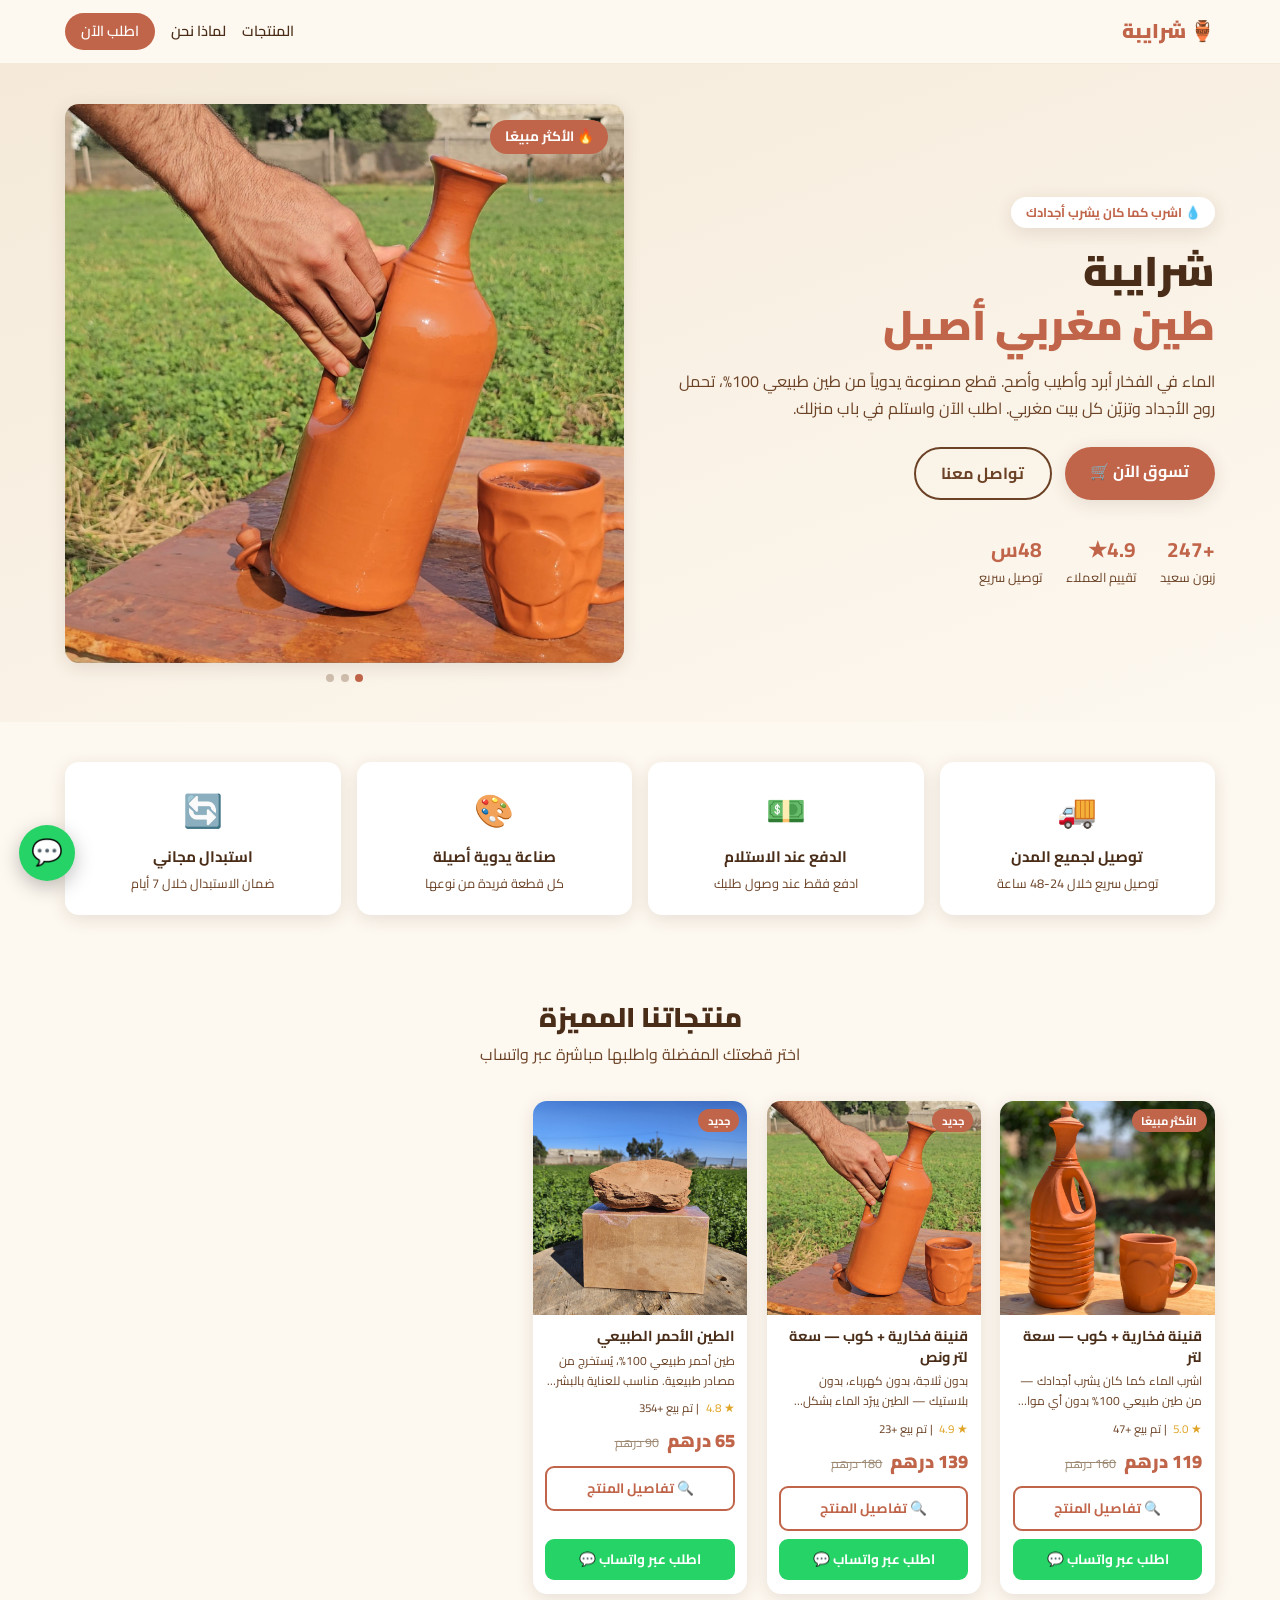
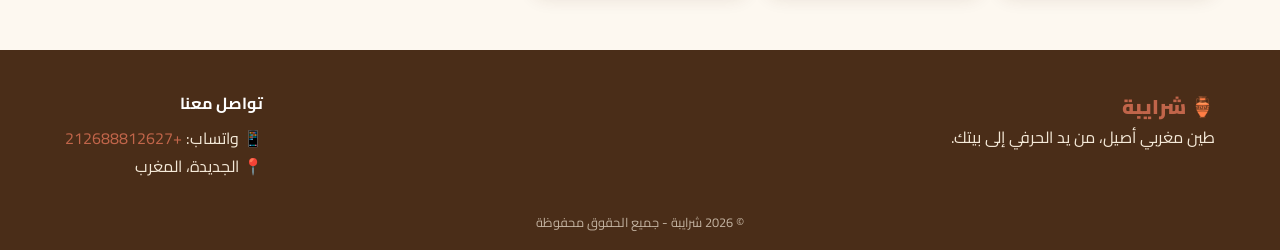
<file: index.html>
<!DOCTYPE html>
<html lang="ar" dir="rtl">
<head>
  <meta charset="UTF-8" />
  <meta name="viewport" content="width=device-width, initial-scale=1.0" />
  <title>شرايبة | فخار مغربي أصيل</title>
  <meta name="description" content="شرايبة - فخار مغربي تقليدي مصنوع يدويًا. اشرب الماء كما كان يفعل أجدادك. اطلب الآن عبر واتساب مع توصيل سريع." />
  <link rel="preconnect" href="https://fonts.googleapis.com" />
  <link href="https://fonts.googleapis.com/css2?family=Cairo:wght@400;600;700;900&display=swap" rel="stylesheet" />
  <link rel="stylesheet" href="style.css" />
  <!-- Google Analytics -->
  <script async src="https://www.googletagmanager.com/gtag/js?id=G-3Y3PNMS8EE"></script>
  <script>
    window.dataLayer = window.dataLayer || [];
    function gtag(){dataLayer.push(arguments);}
    gtag('js', new Date());
    gtag('config', 'G-3Y3PNMS8EE');
  </script>
</head>
<body>

  <!-- Header -->
  <header class="header">
    <div class="container header__inner">
      <a href="#" class="logo">🏺 <span>شرايبة</span></a>
      <nav class="nav">
        <a href="#products">المنتجات</a>
        <a href="#highlights">لماذا نحن</a>
        <a href="#contact" class="nav__cta">اطلب الآن</a>
      </nav>
    </div>
  </header>

  <!-- Hero -->
  <section class="hero">
    <div class="container hero__inner">
      <div class="hero__content">
        <span class="hero__badge">💧 اشرب كما كان يشرب أجدادك</span>
        <h1>شرايبة<br /><span>طين مغربي أصيل</span></h1>
        <p>الماء في الفخار أبرد وأطيب وأصح. قطع مصنوعة يدوياً من طين طبيعي 100%، تحمل روح الأجداد وتزيّن كل بيت مغربي. اطلب الآن واستلم في باب منزلك.</p>
        <div class="hero__actions">
          <a href="#products" class="btn btn--primary">تسوق الآن 🛒</a>
          <a href="https://wa.me/212688812627" class="btn btn--outline" target="_blank" rel="noopener">تواصل معنا</a>
        </div>
        <div class="hero__stats">
          <div><strong>+247</strong><span>زبون سعيد</span></div>
          <div><strong>4.9★</strong><span>تقييم العملاء</span></div>
          <div><strong>48س</strong><span>توصيل سريع</span></div>
        </div>
      </div>
      <div class="hero__image">
        <div class="hero__slider" id="heroSlider">
          <img src="images/product2-1.jpg" alt="قنينة الطين الكبيرة" />
          <img src="images/product2-2.jpg" alt="قنينة الطين الكبيرة" />
          <img src="images/product2-3.jpg" alt="قنينة الطين الكبيرة" />
        </div>
        <div class="hero__dots" id="heroDots">
          <span class="hero__dot active" onclick="heroGoTo(0)"></span>
          <span class="hero__dot" onclick="heroGoTo(1)"></span>
          <span class="hero__dot" onclick="heroGoTo(2)"></span>
        </div>
        <div class="hero__tag">🔥 الأكثر مبيعًا</div>
      </div>
    </div>
  </section>

  <!-- Marketing Highlights -->
  <section class="highlights" id="highlights">
    <div class="container highlights__grid">
      <div class="highlight"><span>🚚</span><h3>توصيل لجميع المدن</h3><p>توصيل سريع خلال 24-48 ساعة</p></div>
      <div class="highlight"><span>💵</span><h3>الدفع عند الاستلام</h3><p>ادفع فقط عند وصول طلبك</p></div>
      <div class="highlight"><span>🎨</span><h3>صناعة يدوية أصيلة</h3><p>كل قطعة فريدة من نوعها</p></div>
      <div class="highlight"><span>🔄</span><h3>استبدال مجاني</h3><p>ضمان الاستبدال خلال 7 أيام</p></div>
    </div>
  </section>

  <!-- Products -->
  <section class="products" id="products">
    <div class="container">
      <div class="section-head">
        <h2>منتجاتنا المميزة</h2>
        <p>اختر قطعتك المفضلة واطلبها مباشرة عبر واتساب</p>
      </div>
      <div class="products__grid" id="productGrid"></div>
    </div>
  </section>

  <!-- Footer -->
  <footer class="footer" id="contact">
    <div class="container footer__inner">
      <div>
        <a href="#" class="logo logo--light">🏺 <span>شرايبة</span></a>
        <p>طين مغربي أصيل، من يد الحرفي إلى بيتك.</p>
      </div>
      <div>
        <h4>تواصل معنا</h4>
        <p>📱 واتساب: <a href="https://wa.me/212688812627">+212688812627</a></p>
        <p>📍 الجديدة، المغرب</p>
      </div>
    </div>
    <p class="footer__copy">© 2026 شرايبة - جميع الحقوق محفوظة</p>
  </footer>

  <!-- Floating WhatsApp -->
  <a href="https://wa.me/212688812627" class="wa-float" target="_blank" rel="noopener" aria-label="اطلب عبر واتساب">💬</a>

  <script src="script.js"></script>
  <script>
    // Hero Slider
    let heroIndex = 0;
    const heroImgs = document.querySelectorAll(".hero__slider img");
    const heroDots = document.querySelectorAll(".hero__dot");

    function heroGoTo(i) {
      heroImgs.forEach(img => img.style.opacity = "0");
      heroDots.forEach(d => d.classList.remove("active"));
      heroIndex = i;
      heroImgs[i].style.opacity = "1";
      heroDots[i].classList.add("active");
    }

    // Auto slide every 3 seconds
    setInterval(() => {
      heroGoTo((heroIndex + 1) % heroImgs.length);
    }, 3000);

    // Touch swipe
    let hStartX = 0;
    const sliderEl = document.querySelector(".hero__slider");
    if (sliderEl) {
      sliderEl.addEventListener("touchstart", e => hStartX = e.touches[0].clientX, {passive:true});
      sliderEl.addEventListener("touchend", e => {
        const diff = hStartX - e.changedTouches[0].clientX;
        if (Math.abs(diff) > 40) heroGoTo(diff > 0 ? (heroIndex+1)%heroImgs.length : (heroIndex-1+heroImgs.length)%heroImgs.length);
      });
    }
  </script>
</html>
</file>
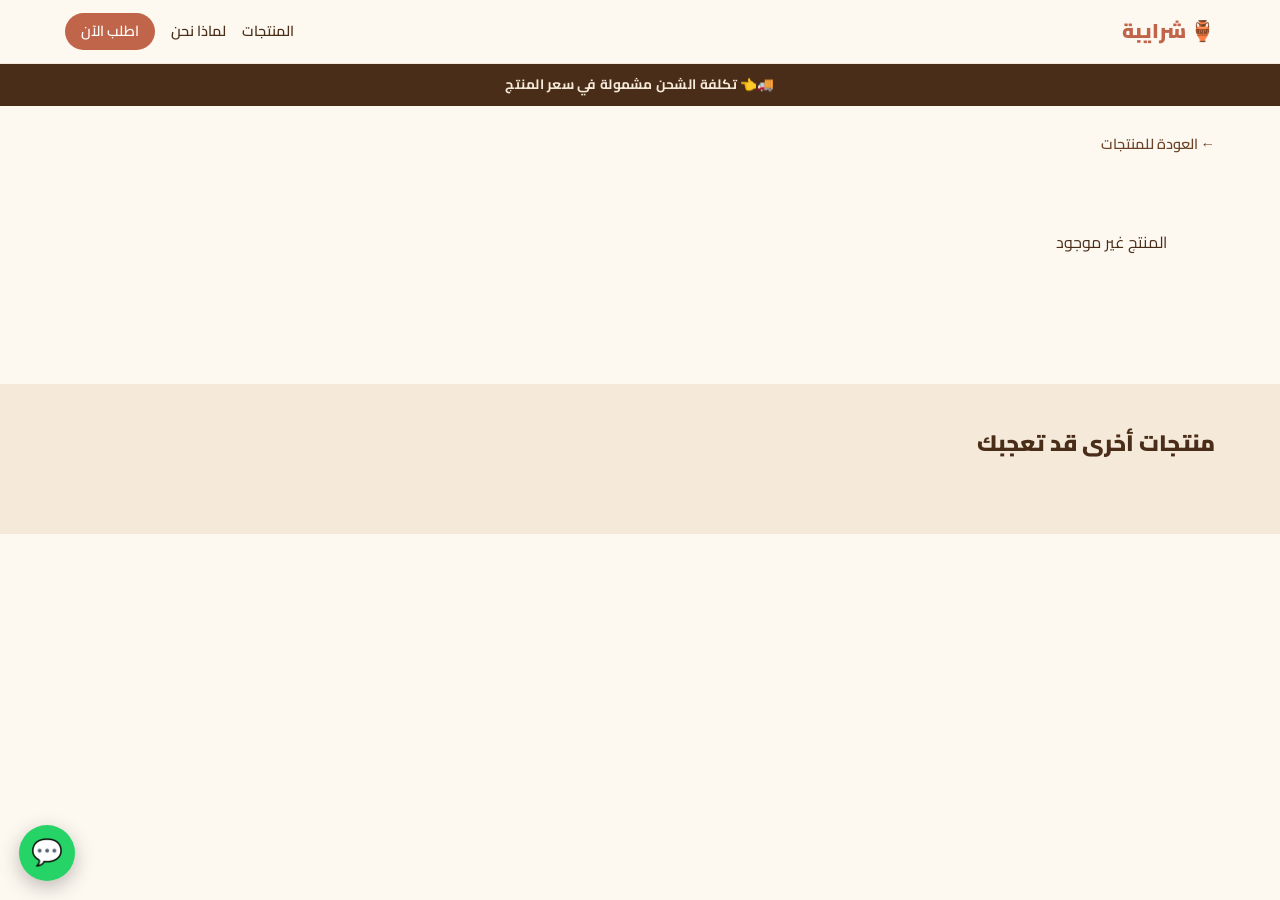
<file: product.html>
<!DOCTYPE html>
<html lang="ar" dir="rtl">
<head>
  <meta charset="UTF-8" />
  <meta name="viewport" content="width=device-width, initial-scale=1.0" />
  <title>شرايبة | تفاصيل المنتج</title>
  <link rel="preconnect" href="https://fonts.googleapis.com" />
  <link href="https://fonts.googleapis.com/css2?family=Cairo:wght@400;600;700;900&display=swap" rel="stylesheet" />
  <link rel="stylesheet" href="style.css" />
  <style>
    /* شريط الشحن */
    .shipping-bar {
      background: var(--brown-dark); color: var(--beige);
      text-align: center; font-size: 0.85rem; font-weight: 700;
      padding: 0.6rem 1rem; letter-spacing: 0.02em;
    }

    /* منتجات مقترحة */
    .related { background: var(--beige); padding: 2.5rem 0 3rem; margin-top: 2rem; }
    .related__title {
      font-size: 1.4rem; font-weight: 900; margin-bottom: 1.5rem;
      color: var(--brown-dark);
    }
    .product-page { padding: 1.5rem 0 3rem; }

    .back-btn {
      display: inline-flex; align-items: center; gap: 0.4rem;
      color: var(--brown); font-weight: 600; font-size: 0.9rem;
      margin-bottom: 1.5rem; transition: color 0.2s;
    }
    .back-btn:hover { color: var(--terracotta); }

    .product-layout {
      display: flex; flex-direction: column; gap: 2rem;
    }

    /* السحب يميناً ويساراً */
    .gallery__main {
      position: relative; border-radius: var(--radius);
      overflow: hidden; box-shadow: var(--shadow);
      background: var(--beige);
      touch-action: pan-y;
    }
    .gallery__slider {
      display: flex; transition: transform 0.35s ease;
      will-change: transform;
    }
    .gallery__slider img {
      width: 100%; flex-shrink: 0;
      aspect-ratio: 1; object-fit: cover; display: block;
    }
    .gallery__arrows {
      position: absolute; top: 50%; transform: translateY(-50%);
      width: 100%; display: flex; justify-content: space-between;
      padding: 0 0.5rem; pointer-events: none;
    }
    .gallery__arrow {
      pointer-events: all; background: rgba(255,255,255,0.85);
      border: none; border-radius: 50%; width: 36px; height: 36px;
      font-size: 1.1rem; cursor: pointer; box-shadow: var(--shadow);
      display: grid; place-items: center;
    }
    .gallery__thumbs {
      display: flex; gap: 0.6rem; margin-top: 0.8rem;
      overflow-x: auto; padding-bottom: 0.3rem;
    }
    .gallery__thumbs img {
      width: 72px; height: 72px; object-fit: cover;
      border-radius: 8px; cursor: pointer; border: 2px solid transparent;
      transition: border-color 0.2s; flex-shrink: 0;
    }
    .gallery__thumbs img.active { border-color: var(--terracotta); }

    /* تفاصيل المنتج */
    .product-info__badge {
      display: inline-block; background: var(--terracotta); color: var(--white);
      font-size: 0.75rem; font-weight: 700; padding: 0.2rem 0.8rem;
      border-radius: 999px; margin-bottom: 0.8rem;
    }
    .product-info__name {
      font-size: 1.5rem; font-weight: 900; line-height: 1.3;
      color: var(--brown-dark); margin-bottom: 0.8rem;
    }
    .product-info__meta {
      display: flex; align-items: center; gap: 1rem;
      font-size: 0.85rem; margin-bottom: 1rem;
      color: var(--brown);
    }
    .product-info__meta .stars { color: #e0a426; font-weight: 700; }
    .product-info__stock {
      background: #fff3cd; border: 1px solid #ffc107;
      border-radius: 10px; padding: 0.6rem 1rem;
      font-size: 0.85rem; font-weight: 700; color: #856404;
      margin-bottom: 1rem;
    }
    .product-info__stock--available {
      background: #f0faf4; border: 1px solid #c3e6cb;
      border-radius: 10px; padding: 0.6rem 1rem;
      font-size: 0.85rem; font-weight: 700; color: #2d6a4f;
      margin-bottom: 1rem;
    }
    .product-info__pricing {
      display: flex; align-items: baseline; gap: 0.8rem;
      margin-bottom: 1.2rem;
    }
    .product-info__price {
      font-size: 2rem; font-weight: 900; color: var(--terracotta);
    }
    .product-info__old {
      font-size: 1rem; color: #9c8771; text-decoration: line-through;
    }
    .product-info__shipping {
      background: #f0faf4; border: 1px solid #c3e6cb;
      border-radius: 10px; padding: 0.7rem 1rem;
      font-size: 0.85rem; color: #2d6a4f;
      margin-bottom: 1.2rem; display: flex; align-items: center; gap: 0.5rem;
    }
    .product-info__desc {
      font-size: 0.9rem; color: var(--brown);
      line-height: 1.9; margin-bottom: 1.5rem;
      white-space: pre-line;
    }

    /* Quantity selector */
    .qty-wrapper {
      display: flex; align-items: center; gap: 0; margin-bottom: 1rem;
    }
    .qty-label {
      font-size: 0.9rem; font-weight: 700; color: var(--brown-dark);
      margin-left: 0.8rem;
    }
    .qty-box {
      display: flex; align-items: center; border: 2px solid var(--brown);
      border-radius: 10px; overflow: hidden;
    }
    .qty-btn {
      background: var(--beige); border: none; cursor: pointer;
      font-size: 1.3rem; font-weight: 900; color: var(--brown-dark);
      width: 40px; height: 40px; display: grid; place-items: center;
      transition: background 0.15s;
    }
    .qty-btn:hover { background: #e8ddd0; }
    .qty-num {
      min-width: 44px; text-align: center; font-size: 1.1rem;
      font-weight: 900; color: var(--brown-dark);
    }
    .qty-total {
      font-size: 0.85rem; color: var(--brown); margin-top: 0.3rem;
      margin-bottom: 1rem;
    }

    .product-info__wa {
      display: block; background: var(--green); color: var(--white);
      text-align: center; font-weight: 900; font-size: 1.1rem;
      padding: 0.9rem; border-radius: 12px;
      box-shadow: 0 4px 15px rgba(37,211,102,0.35);
      transition: filter 0.2s; margin-bottom: 0.8rem;
      cursor: pointer; border: none; width: 100%;
      text-decoration: none;
    }
    .product-info__wa:hover { filter: brightness(0.92); color: var(--white); }
    .product-info__note {
      text-align: center; font-size: 0.8rem; color: var(--brown); opacity: 0.8;
    }
    /* Weight selector for clay product */
    .weight-selector { margin-bottom: 1.2rem; }
    .weight-selector__label {
      font-size: 0.9rem; font-weight: 700; color: var(--brown-dark);
      margin-bottom: 0.7rem; display: block;
    }
    .weight-options {
      display: grid; grid-template-columns: repeat(2, 1fr); gap: 0.6rem;
    }
    .weight-btn {
      border: 2px solid #d4c4b0; border-radius: 12px;
      background: var(--white); cursor: pointer; padding: 0.7rem 0.5rem;
      text-align: center; transition: all 0.2s; font-family: inherit;
    }
    .weight-btn:hover { border-color: var(--terracotta); }
    .weight-btn.active {
      border-color: var(--terracotta); background: #fff5f0;
    }
    .weight-btn__size {
      display: block; font-size: 0.95rem; font-weight: 900;
      color: var(--brown-dark);
    }
    .weight-btn__price {
      display: block; font-size: 1rem; font-weight: 900;
      color: var(--terracotta); margin-top: 0.2rem;
    }
    .product-info__cleaning {
      background: #fff5f5; border: 2px solid #e74c3c;
      border-radius: 12px; padding: 1rem 1.1rem;
      margin-bottom: 1.2rem; color: #c0392b;
      font-size: 0.88rem; line-height: 1.8;
    }
    .product-info__cleaning strong {
      display: block; font-size: 0.95rem; font-weight: 900;
      margin-bottom: 0.5rem; color: #c0392b;
    }
    .product-info__cleaning .cleaning-tip {
      color: #2d6a4f; font-weight: 700; margin-top: 0.5rem; display: block;
    }

    /* Desktop */
    @media (min-width: 768px) {
      .product-layout { flex-direction: row; align-items: flex-start; }
      .gallery { flex: 1; }
      .product-info { flex: 1; position: sticky; top: 80px; }
      .product-info__name { font-size: 1.8rem; }
    }
  </style>
</head>
<body>

  <!-- Header -->
  <header class="header">
    <div class="container header__inner">
      <a href="index.html" class="logo">🏺 <span>شرايبة</span></a>
      <nav class="nav">
        <a href="index.html#products">المنتجات</a>
        <a href="index.html#highlights">لماذا نحن</a>
        <a href="index.html#contact" class="nav__cta">اطلب الآن</a>
      </nav>
    </div>
  </header>

  <!-- شريط الشحن -->
  <div class="shipping-bar">
    🚚👈 تكلفة الشحن مشمولة في سعر المنتج
  </div>

  <main class="product-page">
    <div class="container">
      <a href="index.html" class="back-btn">← العودة للمنتجات</a>

      <div class="product-layout" id="productLayout">
        <div style="text-align:center;padding:3rem;color:var(--brown);">جاري التحميل...</div>
      </div>
    </div>
  </main>

  <!-- منتجات مقترحة -->
  <section class="related">
    <div class="container">
      <h2 class="related__title">منتجات أخرى قد تعجبك</h2>
      <div class="products__grid" id="relatedGrid"></div>
    </div>
  </section>

  <!-- Floating WhatsApp -->
  <a href="https://wa.me/212688812627" class="wa-float" target="_blank" rel="noopener" aria-label="اطلب عبر واتساب">💬</a>

  <script src="script.js"></script>
  <script>
    let currentIndex = 0;
    let imgs = [];
    let startX = 0;
    let currentProduct = null;
    let currentQty = 1;

    function updateQty(delta) {
      currentQty = Math.max(1, currentQty + delta);
      const numEl = document.getElementById("qtyNum");
      const totalEl = document.getElementById("qtyTotal");
      const waBtn = document.getElementById("waBtn");
      if (numEl) numEl.textContent = currentQty;
      if (totalEl) totalEl.textContent = `الإجمالي: ${currentQty * currentProduct.price} درهم`;
      if (waBtn) {
        const q = currentQty;
        const total = q * currentProduct.price;
        const msg = q > 1
          ? `مرحبًا 👋 أريد طلب: ${currentProduct.name}\nالكمية: ${q} قطع\nالسعر الإجمالي: ${total} درهم 🏺`
          : `مرحبًا 👋 أريد طلب: ${currentProduct.name} بسعر ${currentProduct.price} درهم 🏺`;
        waBtn.href = `https://wa.me/${WHATSAPP_NUMBER}?text=${encodeURIComponent(msg)}`;
      }
    }

    // Weight options for clay product
    const weightOptions = [
      { label: "نص كيلو", price: 65, oldPrice: 90 },
      { label: "1 كيلو",  price: 100, oldPrice: 160 },
      { label: "2 كيلو",  price: 150, oldPrice: 220 },
      { label: "3 كيلو",  price: 200, oldPrice: 280 },
    ];
    let selectedWeight = weightOptions[0];

    function selectWeight(idx) {
      selectedWeight = weightOptions[idx];
      // Update active button
      document.querySelectorAll(".weight-btn").forEach((btn, i) => {
        btn.classList.toggle("active", i === idx);
      });
      // Update price display
      const priceEl = document.getElementById("clayPrice");
      const oldEl   = document.getElementById("clayOldPrice");
      if (priceEl) priceEl.textContent = selectedWeight.price + " درهم";
      if (oldEl)   oldEl.textContent   = selectedWeight.oldPrice + " درهم";
      // Update whatsapp link
      const waBtn = document.getElementById("waBtn");
      if (waBtn) {
        const msg = `مرحبًا 👋 أريد طلب: الطين الأحمر الطبيعي\nالوزن: ${selectedWeight.label}\nالسعر: ${selectedWeight.price} درهم 🏺`;
        waBtn.href = `https://wa.me/${WHATSAPP_NUMBER}?text=${encodeURIComponent(msg)}`;
      }
    }

    function loadProduct() {
      const params = new URLSearchParams(window.location.search);
      const id = parseInt(params.get("id"));
      const product = products.find(p => p.id === id);
      currentProduct = product;
      currentQty = 1;

      if (!product) {
        document.getElementById("productLayout").innerHTML =
          '<p style="text-align:center;padding:3rem;">المنتج غير موجود</p>';
        return;
      }

      document.title = `شرايبة | ${product.name}`;

      imgs = product.images || [product.img];
      currentIndex = 0;

      const initMsg = product.id === 3
        ? `مرحبًا 👋 أريد طلب: الطين الأحمر الطبيعي\nالوزن: نص كيلو\nالسعر: 65 درهم 🏺`
        : `مرحبًا 👋 أريد طلب: ${product.name} بسعر ${product.price} درهم 🏺`;
      const initUrl = `https://wa.me/${WHATSAPP_NUMBER}?text=${encodeURIComponent(initMsg)}`;

      // Stock display
      let stockHtml = "";
      if (product.stock) {
        stockHtml = `<div class="product-info__stock">⚠️ باقي ${product.stock} قطع فقط في المخزون</div>`;
      } else if (product.stock === null) {
        stockHtml = `<div class="product-info__stock--available">✅ متوفر في المخزون</div>`;
      }

      // Weight selector for clay product (id 3)
      const weightHtml = product.id === 3 ? `
        <div class="weight-selector">
          <span class="weight-selector__label">اختر الوزن:</span>
          <div class="weight-options">
            ${weightOptions.map((w, i) => `
              <button class="weight-btn ${i===0?'active':''}" onclick="selectWeight(${i})">
                <span class="weight-btn__size">${w.label}</span>
                <span class="weight-btn__price">${w.price} درهم</span>
              </button>
            `).join('')}
          </div>
        </div>
      ` : "";

      // Quantity selector — only for hasQuantity products
      const qtyHtml = product.hasQuantity ? `
        <div class="qty-wrapper">
          <span class="qty-label">الكمية:</span>
          <div class="qty-box">
            <button class="qty-btn" onclick="updateQty(-1)">−</button>
            <span class="qty-num" id="qtyNum">1</span>
            <button class="qty-btn" onclick="updateQty(1)">+</button>
          </div>
        </div>
        <p class="qty-total" id="qtyTotal">الإجمالي: ${product.price} درهم</p>
      ` : "";

      document.getElementById("productLayout").innerHTML = `
        <div class="gallery">
          <div class="gallery__main" id="galleryMain">
            <div class="gallery__slider" id="gallerySlider">
              ${imgs.map((src, i) => `<img src="${src}" alt="صورة ${i+1}" />`).join("")}
            </div>
            ${imgs.length > 1 ? `
            <div class="gallery__arrows">
              <button class="gallery__arrow" onclick="prevImg()">‹</button>
              <button class="gallery__arrow" onclick="nextImg()">›</button>
            </div>` : ""}
          </div>
          ${imgs.length > 1 ? `
          <div class="gallery__thumbs">
            ${imgs.map((src, i) => `
              <img src="${src}" alt="صورة ${i+1}" class="${i===0?'active':''}"
                onclick="goToImg(${i})" />
            `).join("")}
          </div>` : ""}
        </div>

        <div class="product-info">
          ${product.badge ? `<span class="product-info__badge">${product.badge}</span>` : ""}
          <h1 class="product-info__name">${product.name}</h1>
          <div class="product-info__meta">
            <span class="stars">★ ${product.rating}</span>
            <span>| تم بيع +${product.sold} قطعة</span>
          </div>
          ${stockHtml}
          <div class="product-info__pricing">
            <span class="product-info__price" id="${product.id===3?'clayPrice':''}">${product.price} درهم</span>
            <span class="product-info__old" id="${product.id===3?'clayOldPrice':''}">${product.oldPrice} درهم</span>
          </div>
          <div class="product-info__shipping">
            🚚 التوصيل مجاني لجميع مدن المغرب
          </div>
          <p class="product-info__desc">${product.fullDesc || product.desc}</p>
          ${weightHtml}
          ${qtyHtml}
          ${product.hasQuantity ? `
          <div class="product-info__cleaning">
            <strong>⚠️ تنبيه: طريقة تنظيف القنينة الفخارية</strong>
            يُمنع استخدام المنظفات الكيميائية أو الصابون لغسل القنينة الفخارية، لأنها تمتص المواد الكيميائية وتؤثر على جودة الماء.
            <span class="cleaning-tip">✅ الطريقة الصحيحة: اغسل القنينة بالماء والملح — الملح يقتل البكتيريا بشكل طبيعي ويجعل القنينة نظيفة وصالحة للاستخدام كما كانت.</span>
          </div>` : ""}
          <a href="${initUrl}" id="waBtn" class="product-info__wa" target="_blank" rel="noopener">
            💬 اطلب الآن عبر واتساب
          </a>
          <p class="product-info__note">📦 الدفع عند الاستلام</p>
        </div>
      `;

      loadRelated(id);
      const main = document.getElementById("galleryMain");
      main.addEventListener("touchstart", e => { startX = e.touches[0].clientX; }, { passive: true });
      main.addEventListener("touchend", e => {
        const diff = startX - e.changedTouches[0].clientX;
        if (Math.abs(diff) > 40) diff > 0 ? nextImg() : prevImg();
      });
    }

    function updateSlider() {
      const slider = document.getElementById("gallerySlider");
      if (slider) slider.style.transform = `translateX(${currentIndex * 100}%)`;
      document.querySelectorAll(".gallery__thumbs img").forEach((el, i) => {
        el.classList.toggle("active", i === currentIndex);
      });
    }

    function nextImg() {
      currentIndex = (currentIndex + 1) % imgs.length;
      updateSlider();
    }

    function prevImg() {
      currentIndex = (currentIndex - 1 + imgs.length) % imgs.length;
      updateSlider();
    }

    function goToImg(i) {
      currentIndex = i;
      updateSlider();
    }

    function loadRelated(currentId) {
      const related = products.filter(p => !p.hidden && p.id !== currentId);
      const grid = document.getElementById("relatedGrid");
      if (!grid || related.length === 0) return;
      grid.innerHTML = related.map(p => `
        <article class="card visible">
          <a href="product.html?id=${p.id}" style="display:contents">
            <div class="card__media">
              <img src="${p.img}" alt="${p.name}" loading="lazy" />
              ${p.badge ? `<span class="card__badge">${p.badge}</span>` : ""}
            </div>
          </a>
          <div class="card__body">
            <h3 class="card__name">${p.name}</h3>
            <div class="card__pricing">
              <span class="card__price">${p.price} درهم</span>
              <span class="card__old">${p.oldPrice} درهم</span>
            </div>
            <a class="card__details" href="product.html?id=${p.id}">🔍 تفاصيل المنتج</a>
            <a class="card__wa" href="https://wa.me/${WHATSAPP_NUMBER}?text=${encodeURIComponent(`مرحبًا 👋 أريد طلب: ${p.name} بسعر ${p.price} درهم 🏺`)}" target="_blank" rel="noopener">اطلب عبر واتساب 💬</a>
          </div>
        </article>
      `).join("");
    }

    document.addEventListener("DOMContentLoaded", () => {
      loadProduct();
    });
  </script>
</body>
</html>
</file>
<file: style.css>
/* ====== Variables & Reset (Mobile First) ====== */
:root {
  --terracotta: #c1654a;
  --terracotta-dark: #a04a32;
  --beige: #f5ead9;
  --beige-light: #fdf8f0;
  --brown: #6b4226;
  --brown-dark: #4a2d18;
  --white: #fff;
  --green: #25d366;
  --radius: 14px;
  --shadow: 0 4px 18px rgba(74, 45, 24, 0.12);
}

* { margin: 0; padding: 0; box-sizing: border-box; }

body {
  font-family: "Cairo", sans-serif;
  background: var(--beige-light);
  color: var(--brown-dark);
  line-height: 1.7;
}

img { max-width: 100%; display: block; }
a { text-decoration: none; color: inherit; }

.container { width: 92%; max-width: 1150px; margin: 0 auto; }

/* ====== Header ====== */
.header {
  position: sticky; top: 0; z-index: 50;
  background: rgba(253, 248, 240, 0.95);
  backdrop-filter: blur(8px);
  border-bottom: 1px solid var(--beige);
}
.header__inner { display: flex; align-items: center; justify-content: space-between; padding: 0.8rem 0; }
.logo { font-weight: 900; font-size: 1.25rem; color: var(--brown-dark); }
.logo span { color: var(--terracotta); }
.nav { display: flex; gap: 1rem; align-items: center; font-weight: 600; font-size: 0.9rem; }
.nav a:hover { color: var(--terracotta); }
.nav__cta {
  background: var(--terracotta); color: var(--white);
  padding: 0.4rem 1rem; border-radius: 999px;
}
.nav__cta:hover { background: var(--terracotta-dark); color: var(--white); }

/* ====== Hero ====== */
.hero { background: linear-gradient(160deg, var(--beige) 0%, var(--beige-light) 100%); padding: 2.5rem 0; }
.hero__inner { display: flex; flex-direction: column; gap: 2rem; }
.hero__badge {
  display: inline-block; background: var(--white); color: var(--terracotta);
  font-weight: 700; font-size: 0.8rem; padding: 0.3rem 0.9rem;
  border-radius: 999px; box-shadow: var(--shadow); margin-bottom: 1rem;
}
.hero h1 { font-size: 2rem; font-weight: 900; line-height: 1.3; }
.hero h1 span { color: var(--terracotta); }
.hero p { margin: 1rem 0 1.5rem; color: var(--brown); }
.hero__actions { display: flex; gap: 0.8rem; flex-wrap: wrap; }
.btn {
  display: inline-block; padding: 0.7rem 1.6rem; border-radius: 999px;
  font-weight: 700; transition: all 0.25s ease;
}
.btn--primary { background: var(--terracotta); color: var(--white); box-shadow: var(--shadow); }
.btn--primary:hover { background: var(--terracotta-dark); transform: translateY(-2px); }
.btn--outline { border: 2px solid var(--brown); color: var(--brown); }
.btn--outline:hover { background: var(--brown); color: var(--white); }
.hero__stats { display: flex; gap: 1.5rem; margin-top: 2rem; }
.hero__stats div { display: flex; flex-direction: column; }
.hero__stats strong { font-size: 1.3rem; color: var(--terracotta); }
.hero__stats span { font-size: 0.8rem; color: var(--brown); }
.hero__slider { position: relative; width: 100%; }
.hero__slider img {
  width: 100%; border-radius: var(--radius);
  aspect-ratio: 1; object-fit: cover;
  position: absolute; top: 0; left: 0;
  opacity: 0; transition: opacity 0.5s ease;
}
.hero__slider img:first-child { opacity: 1; position: relative; }
.hero__dots {
  display: flex; justify-content: center; gap: 0.4rem;
  margin-top: 0.7rem;
}
.hero__dot {
  width: 8px; height: 8px; border-radius: 50%;
  background: var(--brown); opacity: 0.3; cursor: pointer;
  transition: opacity 0.2s;
}
.hero__dot.active { opacity: 1; background: var(--terracotta); }

.hero__image { position: relative; }
.hero__image img { border-radius: var(--radius); box-shadow: var(--shadow); aspect-ratio: 1; object-fit: cover; }
.hero__tag {
  position: absolute; top: 1rem; right: 1rem;
  background: var(--terracotta); color: var(--white);
  font-weight: 700; font-size: 0.85rem;
  padding: 0.35rem 0.9rem; border-radius: 999px;
}

/* ====== Highlights ====== */
.highlights { padding: 2.5rem 0; }
.highlights__grid { display: grid; grid-template-columns: repeat(2, 1fr); gap: 1rem; }
.highlight {
  background: var(--white); border-radius: var(--radius);
  padding: 1.3rem 1rem; text-align: center; box-shadow: var(--shadow);
}
.highlight span { font-size: 2rem; }
.highlight h3 { font-size: 0.95rem; margin: 0.4rem 0 0.2rem; color: var(--brown-dark); }
.highlight p { font-size: 0.8rem; color: var(--brown); }

/* ====== Products ====== */
.products { padding: 2.5rem 0 3.5rem; }
.section-head { text-align: center; margin-bottom: 2rem; }
.section-head h2 { font-size: 1.7rem; font-weight: 900; }
.section-head p { color: var(--brown); }
.products__grid { display: grid; grid-template-columns: repeat(2, 1fr); gap: 0.9rem; }

/* Temu/AliExpress style card */
.card {
  background: var(--white); border-radius: var(--radius);
  overflow: hidden; box-shadow: var(--shadow);
  display: flex; flex-direction: column;
  transition: transform 0.25s ease;
  opacity: 0; transform: translateY(18px);
}
.card.visible { opacity: 1; transform: translateY(0); transition: all 0.5s ease; }
.card:hover { transform: translateY(-4px); }
.card__media { position: relative; }
.card__media img { aspect-ratio: 1; object-fit: cover; width: 100%; }
.card__badge {
  position: absolute; top: 0.5rem; right: 0.5rem;
  background: var(--terracotta); color: var(--white);
  font-size: 0.7rem; font-weight: 700;
  padding: 0.15rem 0.6rem; border-radius: 999px;
}
.card__body { padding: 0.7rem 0.8rem 0.9rem; display: flex; flex-direction: column; flex: 1; }
.card__name { font-size: 0.9rem; font-weight: 700; line-height: 1.4; }
.card__desc {
  font-size: 0.75rem; color: var(--brown); margin: 0.25rem 0 0.5rem;
  display: -webkit-box; -webkit-line-clamp: 2; -webkit-box-orient: vertical; overflow: hidden;
}
.card__meta { display: flex; align-items: center; gap: 0.4rem; font-size: 0.72rem; color: #e0a426; margin-bottom: 0.4rem; }
.card__meta .sold { color: var(--brown); }
.card__pricing { display: flex; align-items: baseline; gap: 0.5rem; margin-bottom: 0.6rem; }
.card__price { font-size: 1.15rem; font-weight: 900; color: var(--terracotta); }
.card__old { font-size: 0.78rem; color: #9c8771; text-decoration: line-through; }
.card__details {
  text-align: center; font-weight: 700; font-size: 0.85rem;
  padding: 0.55rem; border-radius: 9px; transition: all 0.2s;
  border: 2px solid var(--terracotta); color: var(--terracotta);
  margin-bottom: 0.5rem; display: block;
}
.card__details:hover { background: var(--terracotta); color: var(--white); }
.card__wa {
  margin-top: auto; background: var(--green); color: var(--white);
  text-align: center; font-weight: 700; font-size: 0.85rem;
  padding: 0.55rem; border-radius: 9px; transition: filter 0.2s;
}
.card__wa:hover { filter: brightness(0.92); }

/* ====== Footer ====== */
.footer { background: var(--brown-dark); color: var(--beige); padding: 2.5rem 0 1rem; }
.footer__inner { display: flex; flex-direction: column; gap: 1.5rem; }
.logo--light { color: var(--beige); }
.footer h4 { color: var(--white); margin-bottom: 0.5rem; }
.footer a { color: var(--terracotta); }
.footer__copy { text-align: center; font-size: 0.8rem; margin-top: 2rem; opacity: 0.7; }

/* ====== Floating WhatsApp ====== */
.wa-float {
  position: fixed; bottom: 1.2rem; left: 1.2rem; z-index: 60;
  width: 56px; height: 56px; border-radius: 50%;
  background: var(--green); display: grid; place-items: center;
  font-size: 1.6rem; box-shadow: 0 6px 20px rgba(0,0,0,0.25);
  animation: pulse 2s infinite;
}
@keyframes pulse {
  0%, 100% { transform: scale(1); }
  50% { transform: scale(1.08); }
}

/* ====== Tablet ≥ 640px ====== */
@media (min-width: 640px) {
  .products__grid { grid-template-columns: repeat(3, 1fr); gap: 1.2rem; }
  .highlights__grid { grid-template-columns: repeat(4, 1fr); }
  .hero h1 { font-size: 2.6rem; }
}

/* ====== Desktop ≥ 960px ====== */
@media (min-width: 960px) {
  .hero__inner { flex-direction: row; align-items: center; }
  .hero__content, .hero__image { flex: 1; }
  .products__grid { grid-template-columns: repeat(5, 1fr); }
  .footer__inner { flex-direction: row; justify-content: space-between; }
}
</file>
